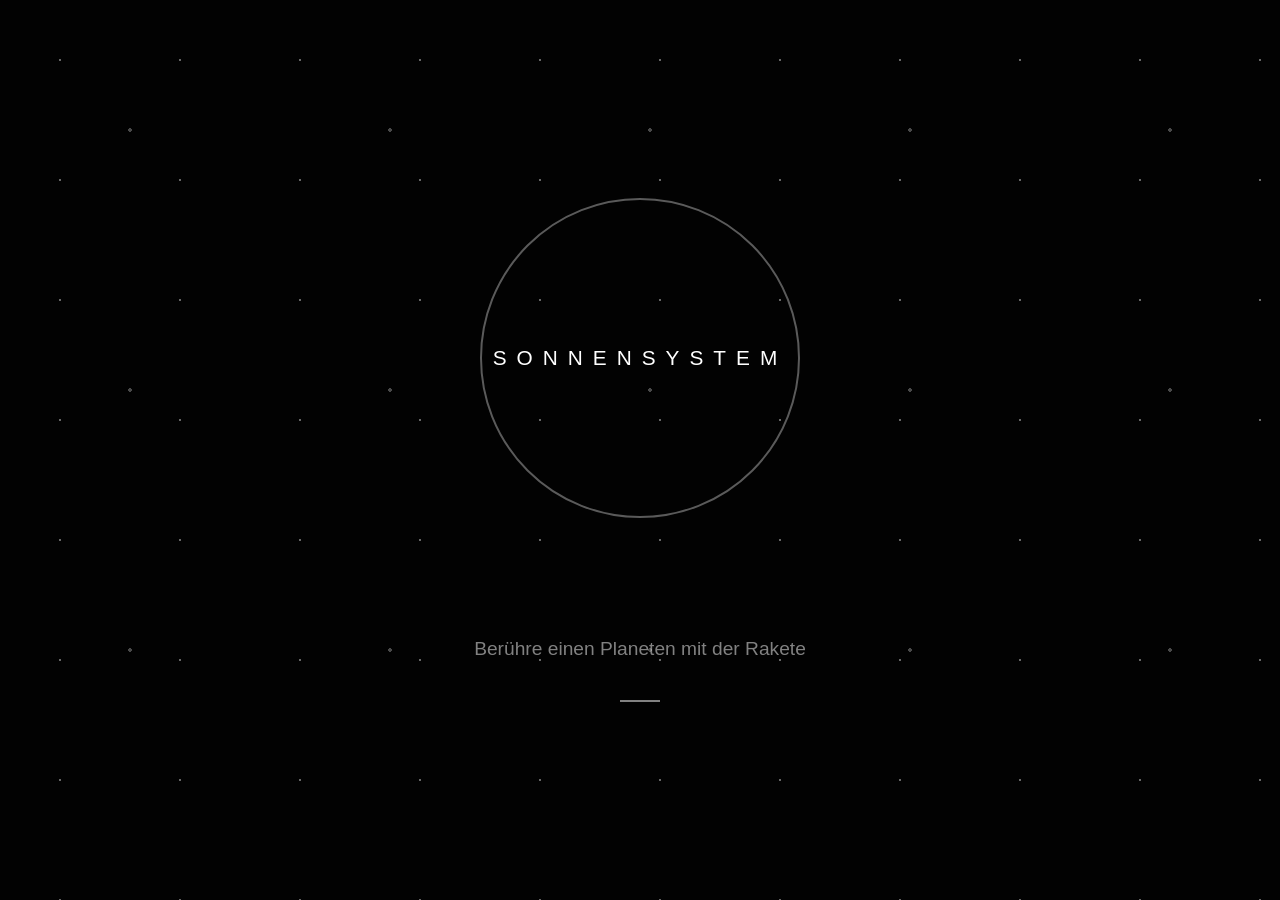
<file: Planetarium/index.html>
<!DOCTYPE html>
<html lang="de">

<head>
  <meta charset="UTF-8">
  <title>Sonnensystem</title>

  <link rel="stylesheet" href="index.css">
</head>

<body>

<div class="stars"></div>

<div class="loader-screen">

  <div class="circle">
    <h1>SONNENSYSTEM</h1>
  </div>

  <p class="subtitle">
    Berühre einen Planeten mit der Rakete
  </p>

  <div class="line"></div>

</div>

</body>
</html>
</file>
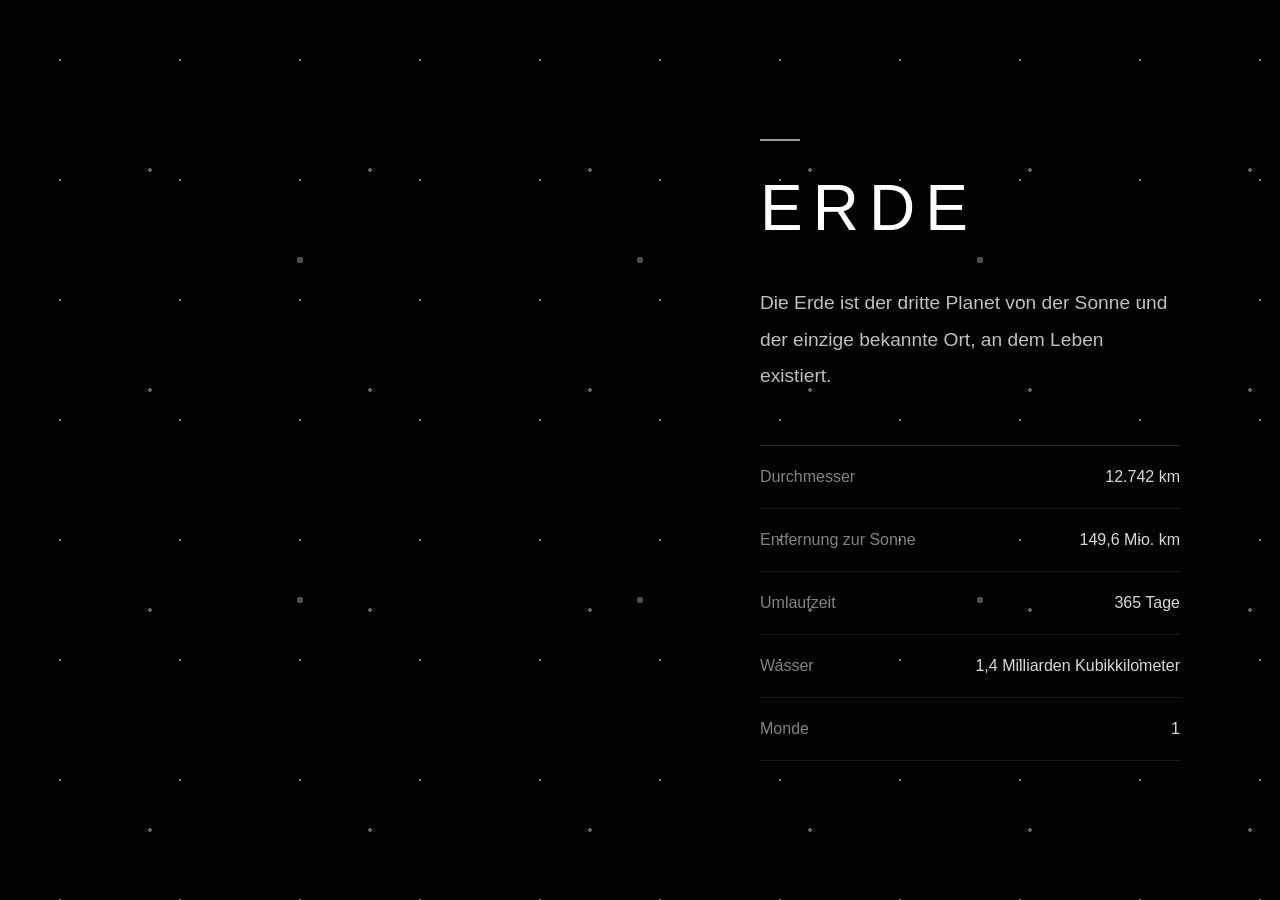
<file: Planetarium/erde.html>
<!DOCTYPE html>
<html lang="de">

<head>
  <meta charset="UTF-8">
  <meta name="viewport" content="width=device-width, initial-scale=1.0">
  <title>ERDE</title>

  <link rel="stylesheet" href="erde.css">
</head>
<script>
  setTimeout(function () {
    window.location.href = "weiterreise.html";
  }, 20000);
</script>
<body>

<div class="container">

  <div class="left">
    <div class="planet"></div>
  </div>

  <div class="right">


    <div class="line"></div>

    <h1>ERDE</h1>

    <p class="description">
      Die Erde ist der dritte Planet von der Sonne
      und der einzige bekannte Ort,
      an dem Leben existiert.
    </p>

    <div class="facts">

      <div class="fact">
        <span class="fact-title">Durchmesser</span>
        <span>12.742 km</span>
      </div>

      <div class="fact">
        <span class="fact-title">Entfernung zur Sonne</span>
        <span>149,6 Mio. km</span>
      </div>

      <div class="fact">
        <span class="fact-title">Umlaufzeit</span>
        <span>365 Tage</span>
      </div>
       </div>
       
      <div class="fact">
        <span class="fact-title">Wasser</span>
        <span>1,4 Milliarden Kubikkilometer</span>
      </div>

      <div class="fact">
        <span class="fact-title">Monde</span>
        <span>1</span>
     

    </div>


  </div>

</div>

</body>
</html>
</file>
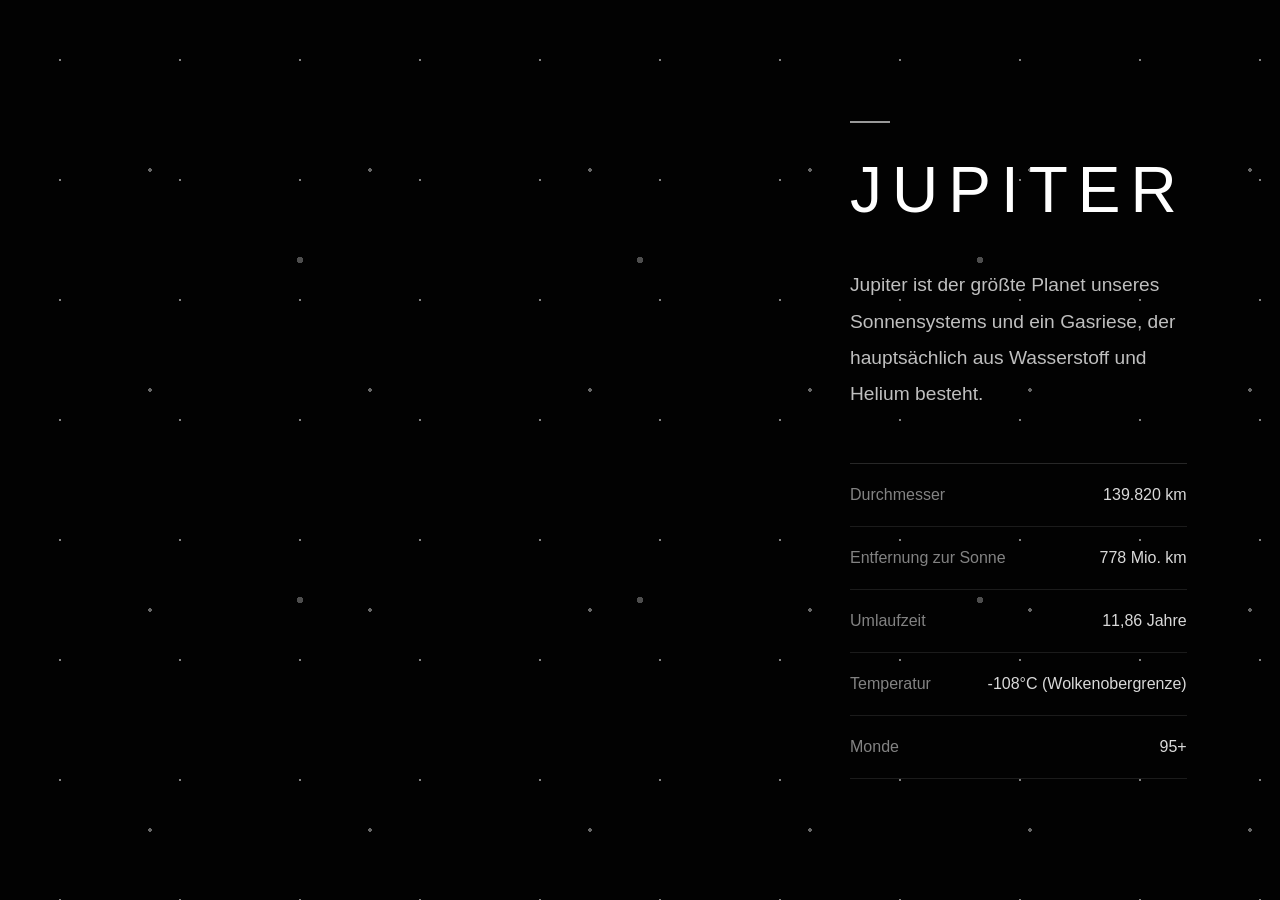
<file: Planetarium/jupiter.html>
<!DOCTYPE html>
<html lang="de">

<head>
  <meta charset="UTF-8">
    <meta name="viewport" content="width=device-width, initial-scale=1.0">
  <title>JUPITER</title>

  <link rel="stylesheet" href="jupiter.css">
</head>
<script>
  setTimeout(function () {
    window.location.href = "weiterreise.html";
  }, 20000);
</script>
<body>

<div class="container">

  <div class="left">
    <div class="planet"></div>
  </div>

  <div class="right">

    <div class="line"></div>

    <h1>JUPITER</h1>

    <p class="description">
      Jupiter ist der größte Planet unseres Sonnensystems
      und ein Gasriese, der hauptsächlich aus Wasserstoff und Helium besteht.
    </p>

    <div class="facts">

      <div class="fact">
        <span class="fact-title">Durchmesser</span>
        <span>139.820 km</span>
      </div>

      <div class="fact">
        <span class="fact-title">Entfernung zur Sonne</span>
        <span>778 Mio. km</span>
      </div>

      <div class="fact">
        <span class="fact-title">Umlaufzeit</span>
        <span>11,86 Jahre</span>
      </div>

      <div class="fact">
        <span class="fact-title">Temperatur</span>
        <span>-108°C (Wolkenobergrenze)</span>
      </div>

      <div class="fact">
        <span class="fact-title">Monde</span>
        <span>95+</span>
      </div>

    </div>

  </div>

</div>

</body>
</html>
</file>
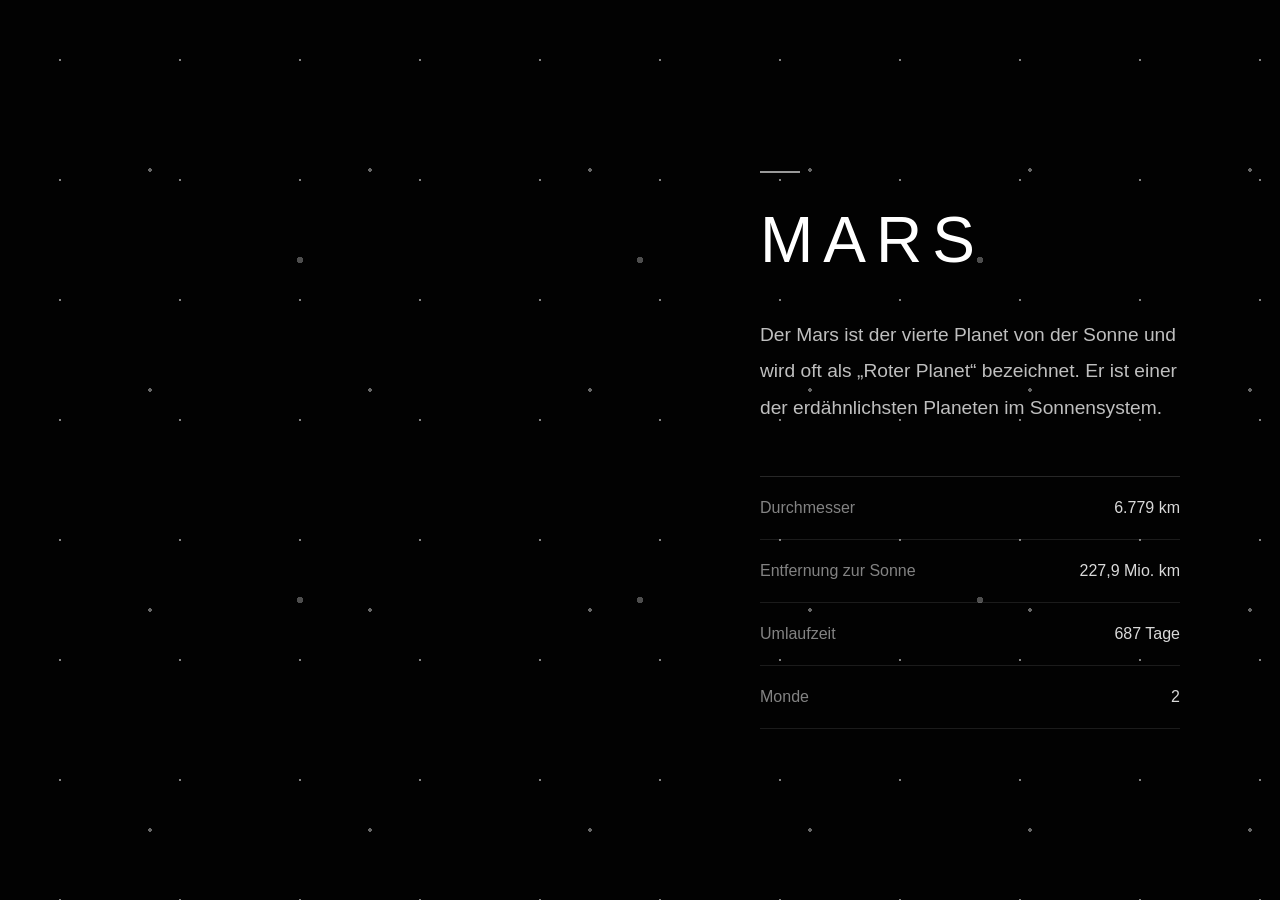
<file: Planetarium/mars.html>
<!DOCTYPE html>
<html lang="de">

<head>
  <meta charset="UTF-8">
    <meta name="viewport" content="width=device-width, initial-scale=1.0">
  <title>MARS</title>

  <link rel="stylesheet" href="mars.css">
</head>
<script>
  setTimeout(function () {
    window.location.href = "weiterreise.html";
  }, 20000);
</script>
<body>

<div class="container">

  <div class="left">
    <div class="planet"></div>
  </div>

  <div class="right">


    <div class="line"></div>

    <h1>MARS</h1>

    <p class="description">
       Der Mars ist der vierte Planet von der Sonne
      und wird oft als „Roter Planet“ bezeichnet.
      Er ist einer der erdähnlichsten Planeten im Sonnensystem.
    </p>

    <div class="facts">

      <div class="fact">
        <span class="fact-title">Durchmesser</span>
        <span>6.779 km</span>
      </div>

      <div class="fact">
        <span class="fact-title">Entfernung zur Sonne</span>
        <span>227,9 Mio. km</span>
      </div>

      <div class="fact">
        <span class="fact-title">Umlaufzeit</span>
        <span>687 Tage</span>
      </div>
       </div>

      <div class="fact">
        <span class="fact-title">Monde</span>
        <span>2</span>
     

    </div>


  </div>

</div>

</body>
</html>
</file>
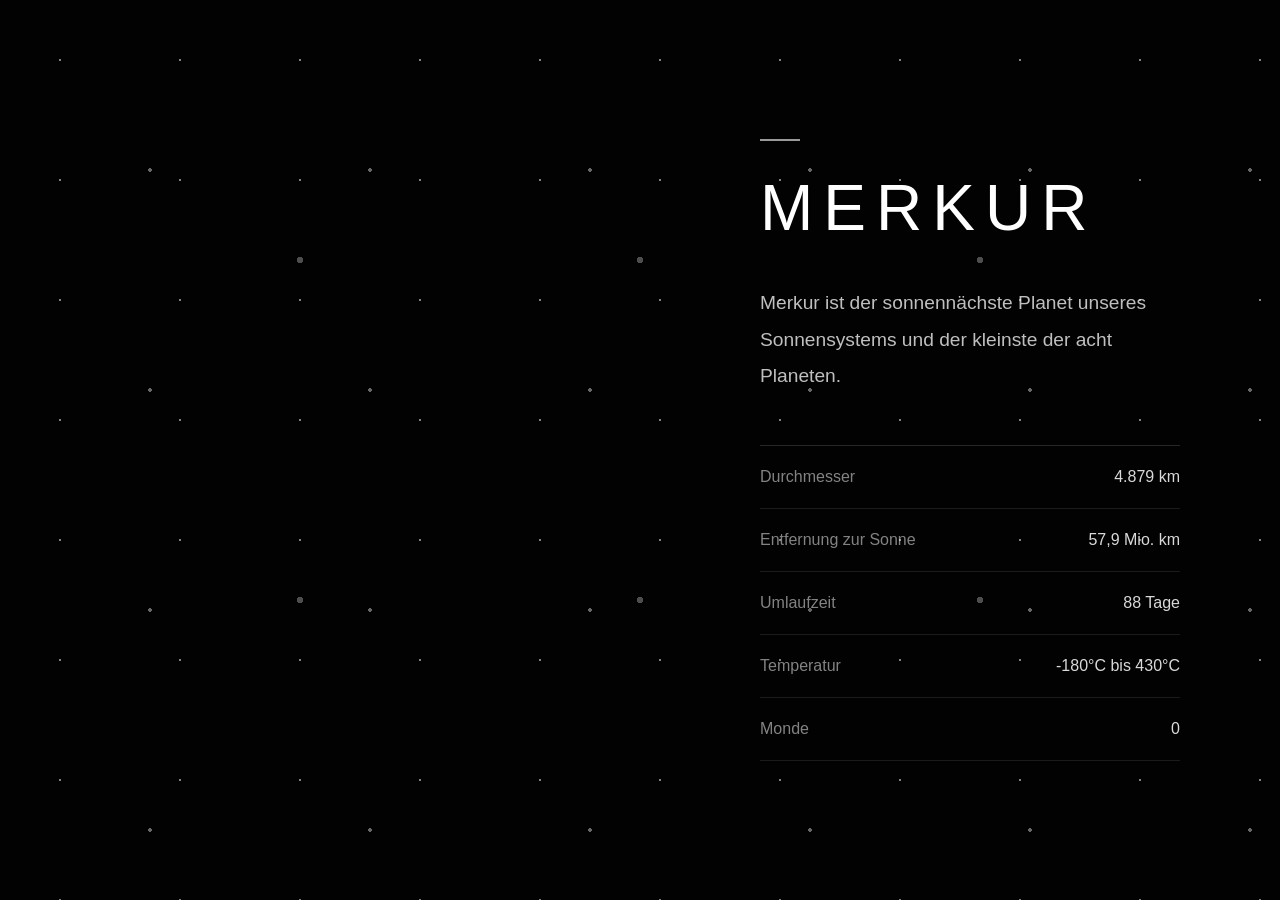
<file: Planetarium/merkur.html>
<!DOCTYPE html>
<html lang="de">

<head>
  <meta charset="UTF-8">
  <meta name="viewport" content="width=device-width, initial-scale=1.0">
  <title>MERKUR</title>

  <link rel="stylesheet" href="merkur.css">
</head>
<script>
  setTimeout(function () {
    window.location.href = "weiterreise.html";
  }, 20000);
</script>
<body>

<div class="container">

  <div class="left">
    <div class="planet"></div>
  </div>

  <div class="right">

    <div class="line"></div>

    <h1>MERKUR</h1>

    <p class="description">
      Merkur ist der sonnennächste Planet unseres Sonnensystems
      und der kleinste der acht Planeten.
    </p>

    <div class="facts">

      <div class="fact">
        <span class="fact-title">Durchmesser</span>
        <span>4.879 km</span>
      </div>

      <div class="fact">
        <span class="fact-title">Entfernung zur Sonne</span>
        <span>57,9 Mio. km</span>
      </div>

      <div class="fact">
        <span class="fact-title">Umlaufzeit</span>
        <span>88 Tage</span>
      </div>

      <div class="fact">
        <span class="fact-title">Temperatur</span>
        <span>-180°C bis 430°C</span>
      </div>

      <div class="fact">
        <span class="fact-title">Monde</span>
        <span>0</span>
      </div>

    </div>

  </div>

</div>

</body>
</html>
</file>
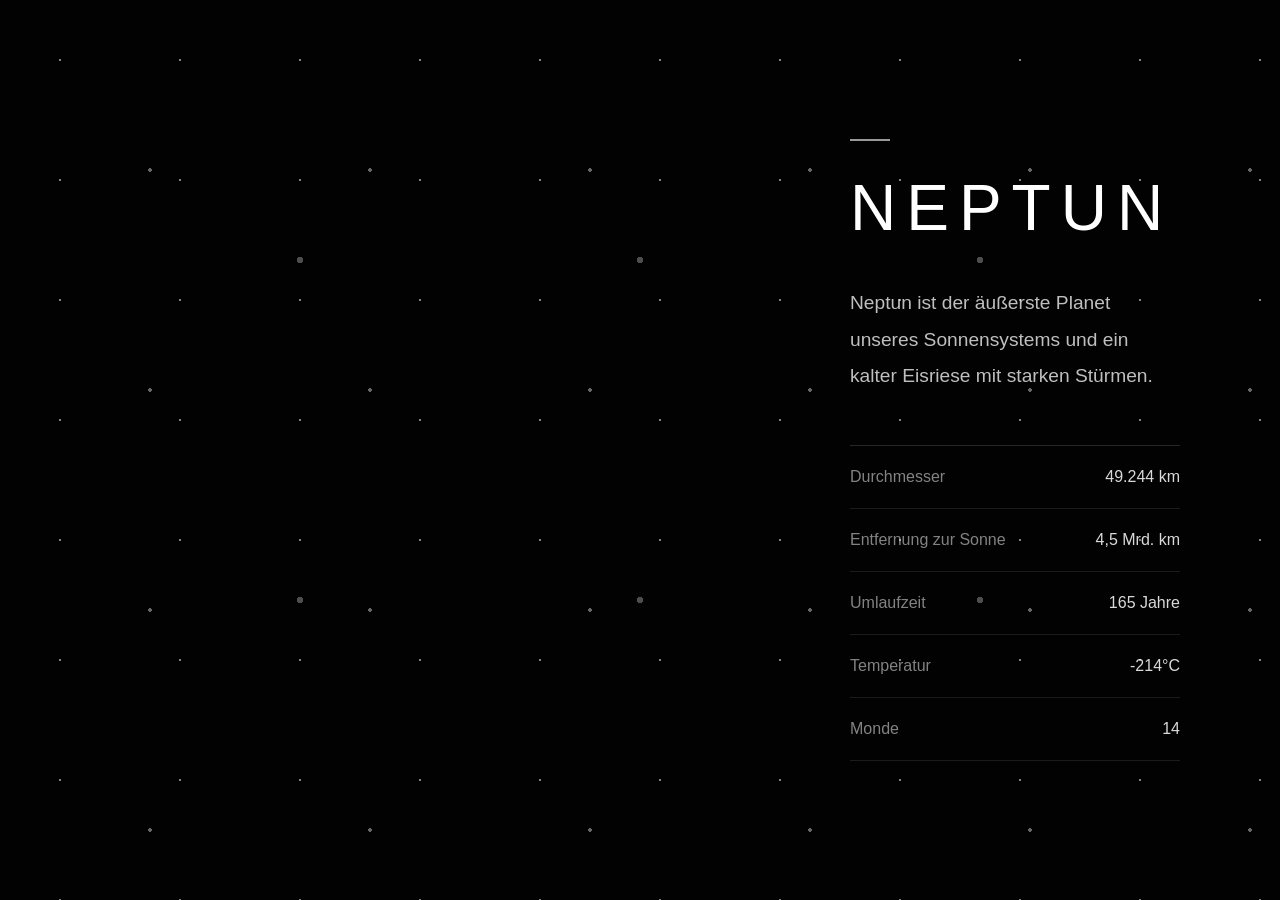
<file: Planetarium/neptun.html>
<!DOCTYPE html>
<html lang="de">

<head>
  <meta charset="UTF-8">
  <meta name="viewport" content="width=device-width, initial-scale=1.0">
  <title>NEPTUN</title>

  <link rel="stylesheet" href="neptun.css">
</head>
<script>
  setTimeout(function () {
    window.location.href = "weiterreise.html";
  }, 20000);
</script>
<body>

<div class="container">

  <div class="left">
    <div class="planet"></div>
  </div>

  <div class="right">

    <div class="line"></div>

    <h1>NEPTUN</h1>

    <p class="description">
      Neptun ist der äußerste Planet unseres Sonnensystems
      und ein kalter Eisriese mit starken Stürmen.
    </p>

    <div class="facts">

      <div class="fact">
        <span class="fact-title">Durchmesser</span>
        <span>49.244 km</span>
      </div>

      <div class="fact">
        <span class="fact-title">Entfernung zur Sonne</span>
        <span>4,5 Mrd. km</span>
      </div>

      <div class="fact">
        <span class="fact-title">Umlaufzeit</span>
        <span>165 Jahre</span>
      </div>

      <div class="fact">
        <span class="fact-title">Temperatur</span>
        <span>-214°C</span>
      </div>

      <div class="fact">
        <span class="fact-title">Monde</span>
        <span>14</span>
      </div>

    </div>

  </div>

</div>

</body>
</html>
</file>
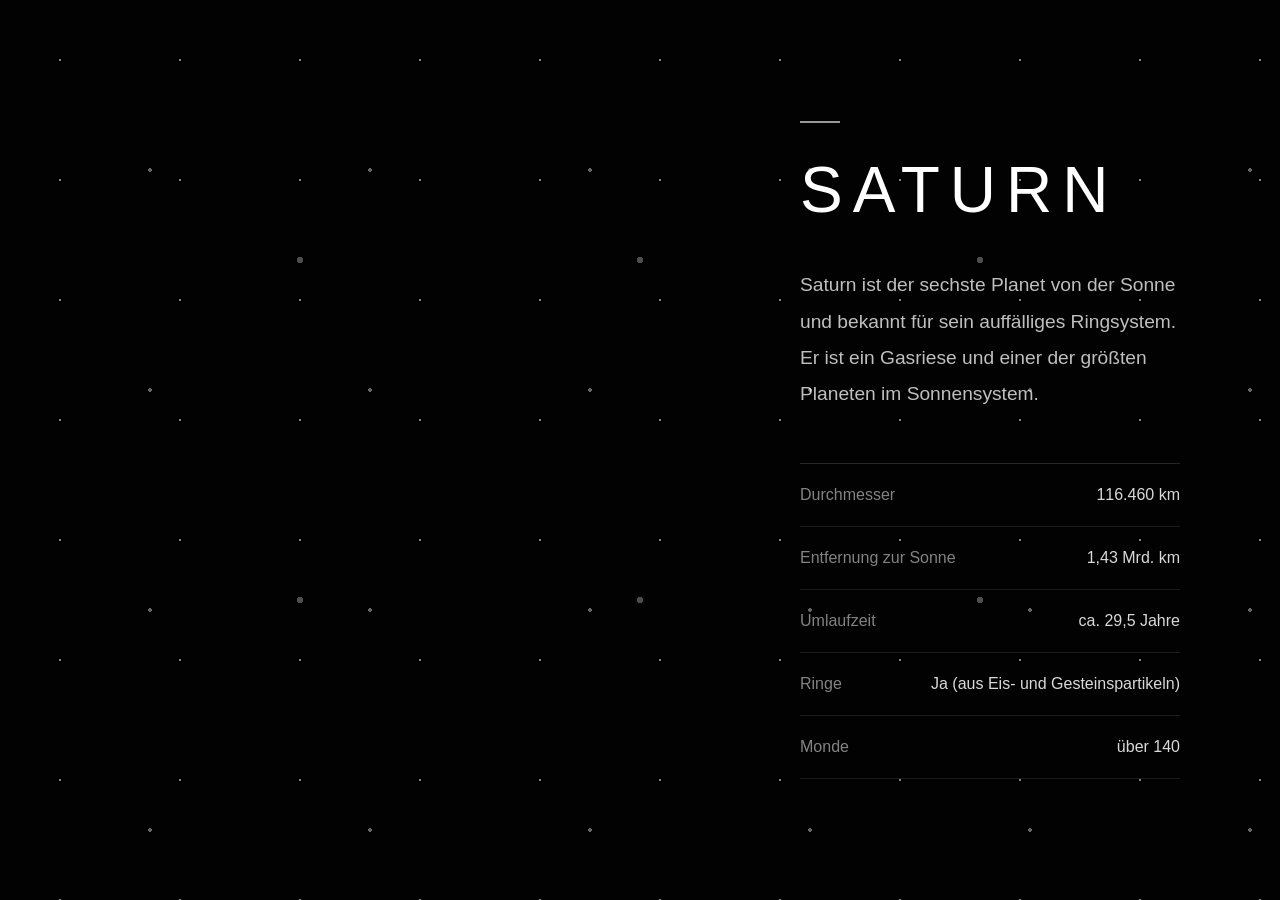
<file: Planetarium/saturn.html>
<!DOCTYPE html>
<html lang="de">

<head>
  <meta charset="UTF-8">
  <meta name="viewport" content="width=device-width, initial-scale=1.0">
  <title>SATURN</title>

  <link rel="stylesheet" href="saturn.css">
</head>
<script>
  setTimeout(function () {
    window.location.href = "weiterreise.html";
  }, 20000);
</script>
<body>

<div class="container">

  <div class="left">
    <div class="planet"></div>
  </div>

  <div class="right">

    <div class="line"></div>

    <h1>SATURN</h1>

    <p class="description">
      Saturn ist der sechste Planet von der Sonne
      und bekannt für sein auffälliges Ringsystem.
      Er ist ein Gasriese und einer der größten Planeten im Sonnensystem.
    </p>

    <div class="facts">

      <div class="fact">
        <span class="fact-title">Durchmesser</span>
        <span>116.460 km</span>
      </div>

      <div class="fact">
        <span class="fact-title">Entfernung zur Sonne</span>
        <span>1,43 Mrd. km</span>
      </div>

      <div class="fact">
        <span class="fact-title">Umlaufzeit</span>
        <span>ca. 29,5 Jahre</span>
      </div>

      <div class="fact">
        <span class="fact-title">Ringe</span>
        <span>Ja (aus Eis- und Gesteinspartikeln)</span>
      </div>

      <div class="fact">
        <span class="fact-title">Monde</span>
        <span>über 140</span>
      </div>

    </div>

  </div>

</div>

</body>
</html>
</file>
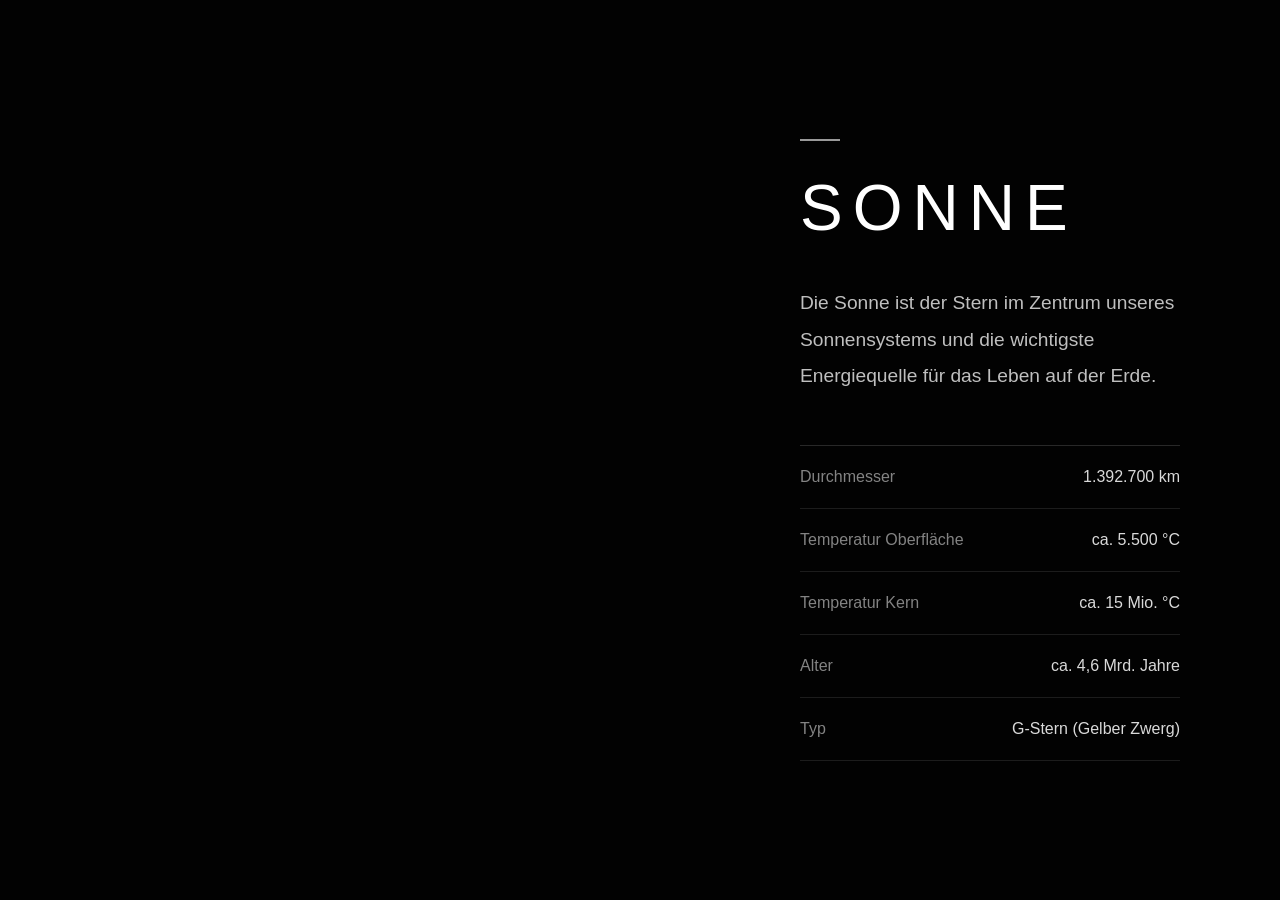
<file: Planetarium/sonne.html>
<!DOCTYPE html>
<html lang="de">

<head>
  <meta charset="UTF-8">
  <meta name="viewport" content="width=device-width, initial-scale=1.0">
  <title>SONNE</title>

  <link rel="stylesheet" href="sonne.css">
</head>
<script>
  setTimeout(function () {
    window.location.href = "weiterreise.html";
  }, 20000);
</script>
<body>

<div class="container">

  <div class="left">
    <div class="planet"></div>
  </div>

  <div class="right">

    <div class="line"></div>

    <h1>SONNE</h1>

    <p class="description">
      Die Sonne ist der Stern im Zentrum unseres Sonnensystems
      und die wichtigste Energiequelle für das Leben auf der Erde.
    </p>

    <div class="facts">

      <div class="fact">
        <span class="fact-title">Durchmesser</span>
        <span>1.392.700 km</span>
      </div>

      <div class="fact">
        <span class="fact-title">Temperatur Oberfläche</span>
        <span>ca. 5.500 °C</span>
      </div>

      <div class="fact">
        <span class="fact-title">Temperatur Kern</span>
        <span>ca. 15 Mio. °C</span>
      </div>

      <div class="fact">
        <span class="fact-title">Alter</span>
        <span>ca. 4,6 Mrd. Jahre</span>
      </div>

      <div class="fact">
        <span class="fact-title">Typ</span>
        <span>G-Stern (Gelber Zwerg)</span>
      </div>

    </div>

  </div>

</div>

</body>
</html>
</file>
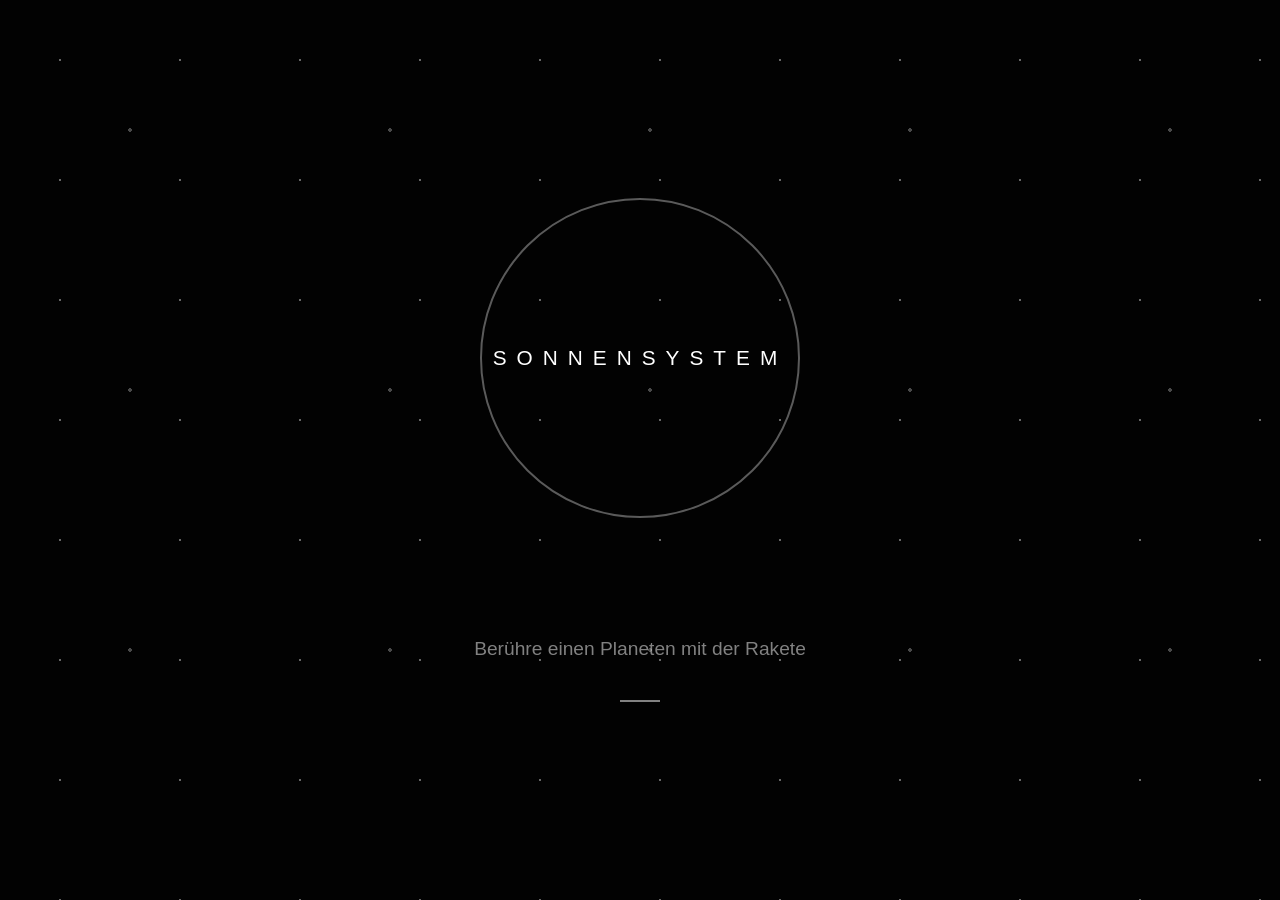
<file: Planetarium/startladebildschirm.html>
<!DOCTYPE html>
<html lang="de">

<head>
  <meta charset="UTF-8">
  <title>Sonnensystem</title>

  <link rel="stylesheet" href="startladebildschirm.css">
</head>

<body>

<div class="stars"></div>

<div class="loader-screen">

  <div class="circle">
    <h1>SONNENSYSTEM</h1>
  </div>

  <p class="subtitle">
    Berühre einen Planeten mit der Rakete
  </p>

  <div class="line"></div>

</div>

</body>
</html>
</file>
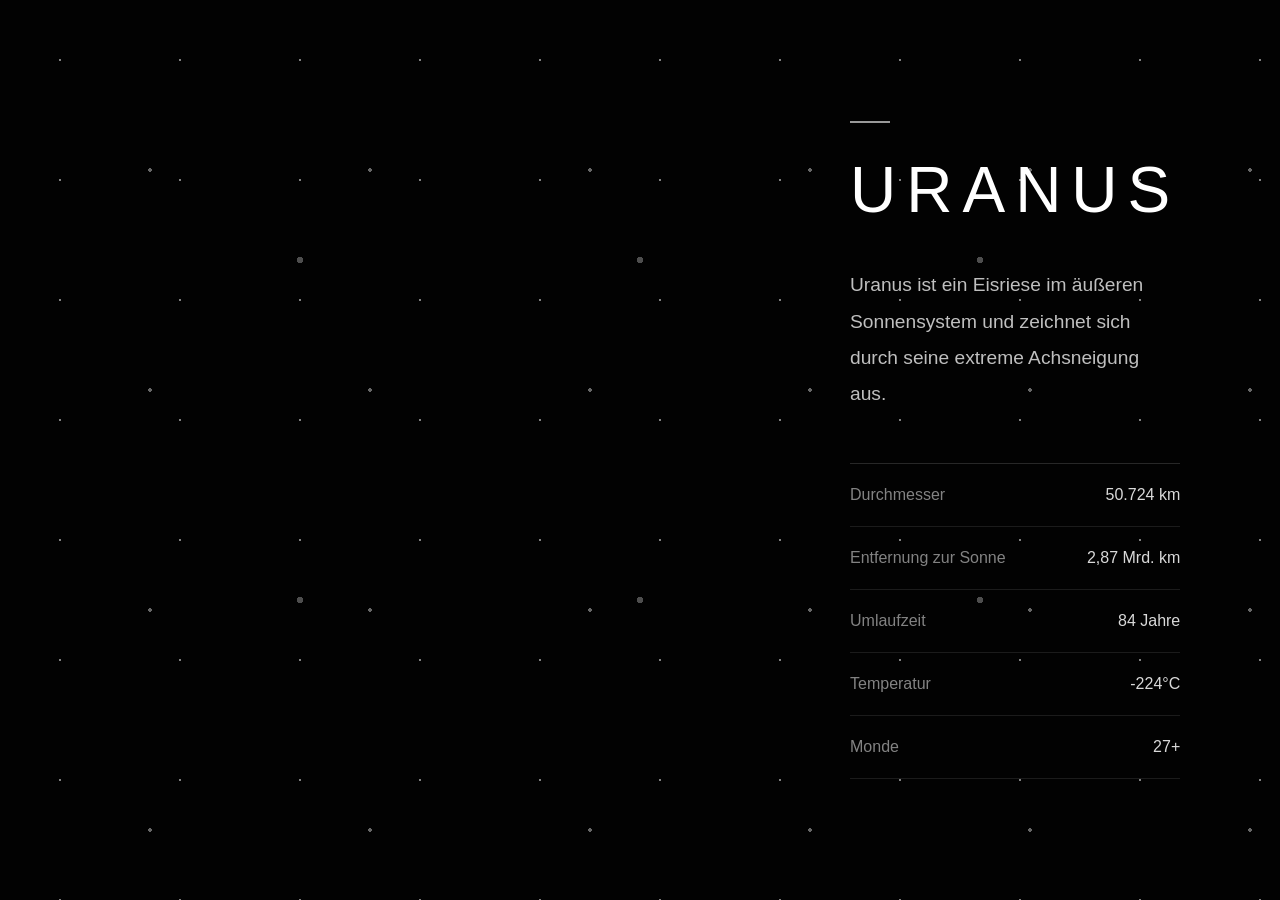
<file: Planetarium/uranus.html>
<!DOCTYPE html>
<html lang="de">

<head>
  <meta charset="UTF-8">
  <meta name="viewport" content="width=device-width, initial-scale=1.0">
  <title>URANUS</title>

  <link rel="stylesheet" href="uranus.css">
</head>
<script>
  setTimeout(function () {
    window.location.href = "weiterreise.html";
  }, 20000);
</script>
<body>

<div class="container">

  <div class="left">
    <div class="planet"></div>
  </div>

  <div class="right">

    <div class="line"></div>

    <h1>URANUS</h1>

    <p class="description">
      Uranus ist ein Eisriese im äußeren Sonnensystem
      und zeichnet sich durch seine extreme Achsneigung aus.
    </p>

    <div class="facts">

      <div class="fact">
        <span class="fact-title">Durchmesser</span>
        <span>50.724 km</span>
      </div>

      <div class="fact">
        <span class="fact-title">Entfernung zur Sonne</span>
        <span>2,87 Mrd. km</span>
      </div>

      <div class="fact">
        <span class="fact-title">Umlaufzeit</span>
        <span>84 Jahre</span>
      </div>

      <div class="fact">
        <span class="fact-title">Temperatur</span>
        <span>-224°C</span>
      </div>

      <div class="fact">
        <span class="fact-title">Monde</span>
        <span>27+</span>
      </div>

    </div>

  </div>

</div>

</body>
</html>
</file>
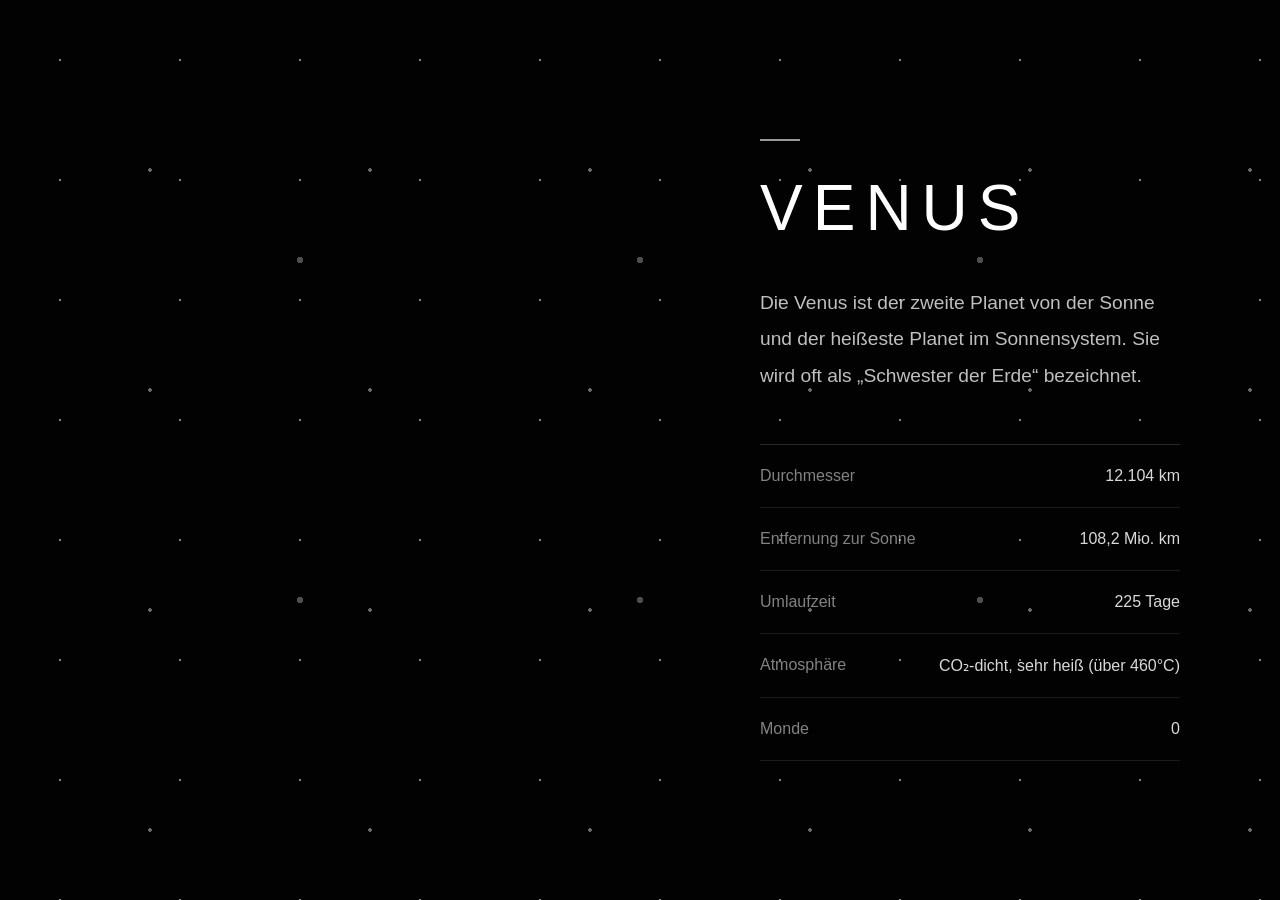
<file: Planetarium/venus.html>
<!DOCTYPE html>
<html lang="de">

<head>
  <meta charset="UTF-8">
  <meta name="viewport" content="width=device-width, initial-scale=1.0">
  <title>VENUS</title>

  <link rel="stylesheet" href="venus.css">
</head>
<script>
  setTimeout(function () {
    window.location.href = "weiterreise.html";
  }, 20000);
</script>
<body>

<div class="container">

  <div class="left">
    <div class="planet"></div>
  </div>

  <div class="right">

    <div class="line"></div>

    <h1>VENUS</h1>

    <p class="description">
      Die Venus ist der zweite Planet von der Sonne
      und der heißeste Planet im Sonnensystem.
      Sie wird oft als „Schwester der Erde“ bezeichnet.
    </p>

    <div class="facts">

      <div class="fact">
        <span class="fact-title">Durchmesser</span>
        <span>12.104 km</span>
      </div>

      <div class="fact">
        <span class="fact-title">Entfernung zur Sonne</span>
        <span>108,2 Mio. km</span>
      </div>

      <div class="fact">
        <span class="fact-title">Umlaufzeit</span>
        <span>225 Tage</span>
      </div>

      <div class="fact">
        <span class="fact-title">Atmosphäre</span>
        <span>CO₂-dicht, sehr heiß (über 460°C)</span>
      </div>

      <div class="fact">
        <span class="fact-title">Monde</span>
        <span>0</span>
      </div>

    </div>

  </div>

</div>

</body>
</html>
</file>
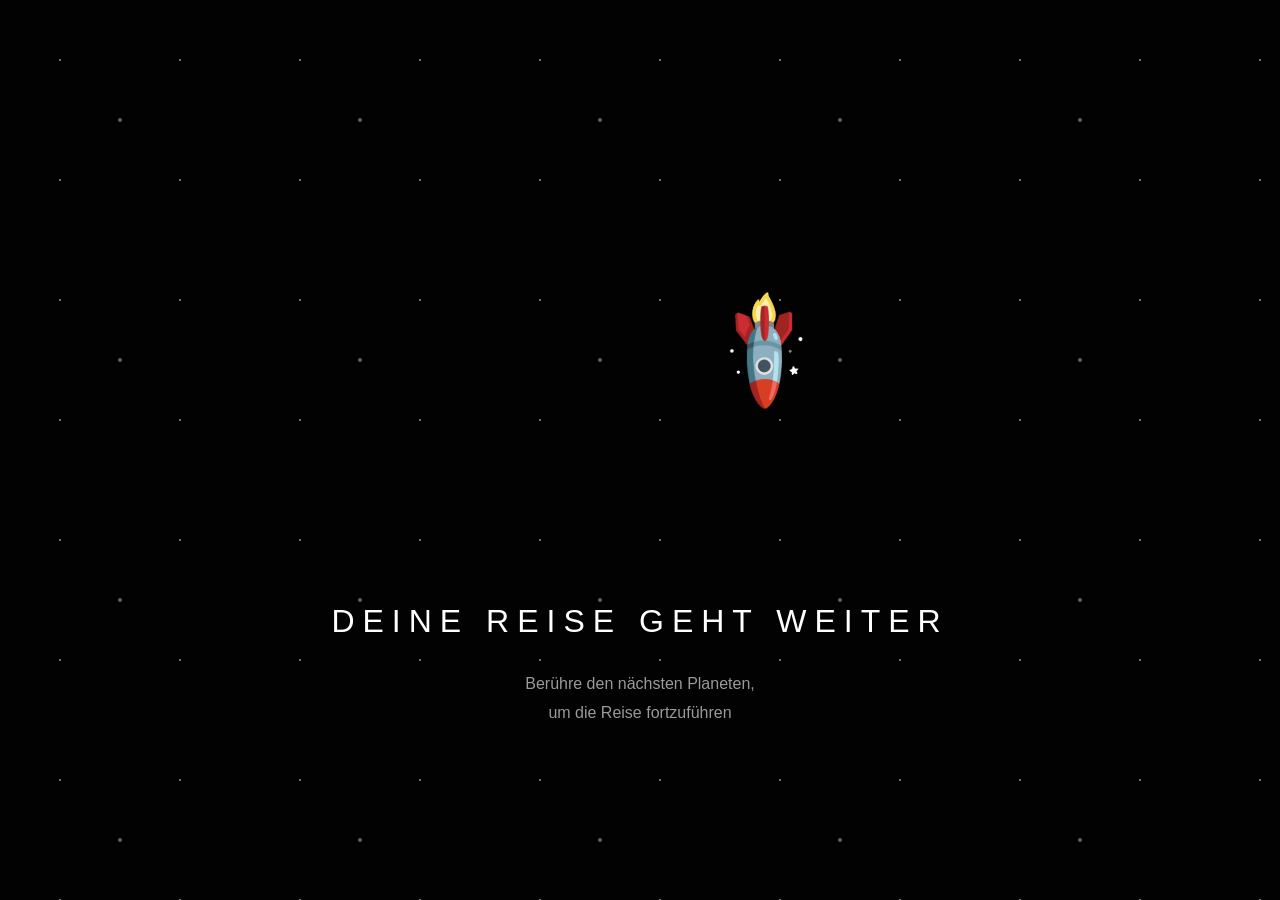
<file: Planetarium/weiterreise.html>
<!DOCTYPE html>
<html lang="de">

<head>
  <meta charset="UTF-8">
  <title>Reise geht weiter</title>

  <link rel="stylesheet" href="weiterreise.css">
</head>

<body>

<div class="space">

  <div class="rocket-orbit">
  <div class="rocket">🚀</div>
</div>

  <div class="text">

    <h1>DEINE REISE GEHT WEITER</h1>

    <p>
      Berühre den nächsten Planeten,<br>
      um die Reise fortzuführen
    </p>

  </div>

</div>

</body>
</html>
</file>
<file: Planetarium/index.css>
* {
  margin: 0;
  padding: 0;
  box-sizing: border-box;
}

body {
  background: #020202;
  overflow: hidden;
  font-family: "Helvetica Neue", Arial, sans-serif;
  color: white;
}

/* 🌌 Sterne */
.stars {
  position: fixed;
  inset: 0;

  background-image:
    radial-gradient(white 1px, transparent 1px),
    radial-gradient(rgba(255,255,255,0.7) 2px, transparent 2px);

  background-size:
    120px 120px,
    260px 260px;

  opacity: 0.4;

}

/* Zentrierung */
.loader-screen {
  width: 100vw;
  height: 100vh;

  display: flex;
  flex-direction: column;

  justify-content: center;
  align-items: center;

  position: relative;
  z-index: 2;
}

/* Kreis */
.circle {
  width: 320px;
  height: 320px;

  border-radius: 50%;
  border: 2px solid rgba(255,255,255,0.35);

  display: flex;
  justify-content: center;
  align-items: center;

  margin-bottom: 120px;

  animation:
    pulseCircle 4s ease-in-out infinite;
}

/* Titel */
.circle h1 {
  letter-spacing: 10px;
  font-weight: 300;
  font-size: 1.3rem;
}

/* Untertitel */
.subtitle {
  opacity: 0.5;
  font-size: 1.2rem;

  margin-bottom: 40px;
}

/* Linie */
.line {
  width: 40px;
  height: 2px;

  background: rgba(255,255,255,0.5);
}

/* Sterne Bewegung */
@keyframes starsMove {

  from {
    transform: translateY(0);
  }

  to {
    transform: translateY(300px);
  }
}

/* Kreis Puls */
@keyframes pulseCircle {

  0% {
    transform: scale(1);
    opacity: 0.7;
  }

  50% {
    transform: scale(1.03);
    opacity: 1;
  }

  100% {
    transform: scale(1);
    opacity: 0.7;
  }
}
</file>
<file: Planetarium/erde.css>
* {
  margin: 0;
  padding: 0;
  box-sizing: border-box;
}

body {
    
  background: #020202;
  color: white;
  font-family: "Helvetica Neue", Arial, sans-serif;
  overflow: hidden;
  
  position: relative;
}

/* 🌌 Sterne Hintergrund */
body::before {
  content: "";

  position: fixed;
  inset: 0;

  background-image:

    /* Kleine Sterne */
    radial-gradient(white 1px, transparent 1px),

    /* Mittlere Sterne */
    radial-gradient(rgba(255,255,255,0.8) 2px, transparent 2px),

    /* Große Sterne */
    radial-gradient(rgba(255,255,255,0.6) 3px, transparent 3px);

  background-size:
    120px 120px,
    220px 220px,
    340px 340px;

  background-position:
    0 0,
    40px 60px,
    130px 90px;

  opacity: 0.5;

  z-index: -1;

  animation:
    starsGlow 5s ease-in-out infinite;
}

/* Gesamtlayout */
.container {
  display: flex;
  justify-content: space-between;
  align-items: center;

  width: 100vw;
  height: 100vh;

  padding: 80px 100px;
}

/* Linke Seite */
.left {
  flex: 1;

  display: flex;
  justify-content: center;
  align-items: center;
}

/* 🌍 Planet */
.planet {
  width: 650px;
  height: 650px;

  border-radius: 100%;

  background-image: url("https://nationalgeographic.de/wp-content/uploads/2025/06/01bluemarbleearth.ngsversion.1437508801010.jpg");
  background-size: cover;
  background-position: center;


 

  animation:
    float 7s ease-in-out infinite,
    glowPulse 5s ease-in-out infinite;
}


/* Rechte Infoseite */
.right {
  width: 420px;
}


/* Dünne Linie */
.line {
  width: 40px;
  height: 2px;
  background: rgba(255,255,255,0.6);

  margin-bottom: 30px;
}

/* Titel */
h1 {
  font-size: 4rem;
  font-weight: 300;

  letter-spacing: 10px;

  margin-bottom: 40px;
}

/* Beschreibung */
.description {
  color: rgba(255,255,255,0.75);

  font-size: 1.2rem;
  line-height: 1.9;

  margin-bottom: 50px;
}

/* Fakten */
.facts {
  border-top: 1px solid rgba(255,255,255,0.15);
}

.fact {
  display: flex;
  justify-content: space-between;

  padding: 22px 0;

  border-bottom: 1px solid rgba(255,255,255,0.1);

  color: rgba(255,255,255,0.85);
}

.fact-title {
  opacity: 0.6;
}


/* 🌍 Schwebebewegung */
@keyframes float {

  0% {
    transform: translateY(0px);
  }

  50% {
    transform: translateY(-12px);
  }

  100% {
    transform: translateY(0px);
  }
}


/* 🌌 Sterne Bewegung */
@keyframes starsMove {

  from {
    transform: translateY(0);
  }

  to {
    transform: translateY(300px);
  }
}

/* ✨ Sterne Funkeln */
@keyframes starsGlow {

  0% {
    opacity: 0.35;
  }

  50% {
    opacity: 0.65;
  }

  100% {
    opacity: 0.35;
  }
}
/* 📱 Handy-Ansicht */
@media (max-width: 700px) {

  body {
    overflow-y: auto;
    overflow-x: hidden;
  }

  .container {
    flex-direction: column;
    justify-content: flex-start;
    align-items: center;

    width: 100%;
    height: auto;
    min-height: 100vh;

    padding: 30px 20px 40px;
    text-align: center;
  }

  .left {
    width: 100%;
    flex: none;
  }

.planet {
    width: min(45vw, 220px);
    height: min(45vw, 220px);
    margin-bottom: 35px;
}

  .right {
    width: 100%;
    max-width: 420px;
  }

  .line {
    margin: 0 auto 30px;
  }

 h1 {
    font-size: 2rem;
    letter-spacing: 4px;
  }

  .description {
    font-size: 0.9rem;
    line-height: 1.6;
  }

  .fact {
    font-size: 0.85rem;
  }

}
</file>
<file: Planetarium/jupiter.css>
* {
  margin: 0;
  padding: 0;
  box-sizing: border-box;
}

body {
  background: #020202;
  color: white;
  font-family: "Helvetica Neue", Arial, sans-serif;
  overflow: hidden;
}
/* 🌌 Sterne Hintergrund */
body::before {
  content: "";

  position: fixed;
  inset: 0;

  background-image:

    /* Kleine Sterne */
    radial-gradient(white 1px, transparent 1px),

    /* Mittlere Sterne */
    radial-gradient(rgba(255,255,255,0.8) 2px, transparent 2px),

    /* Große Sterne */
    radial-gradient(rgba(255,255,255,0.6) 3px, transparent 3px);

  background-size:
    120px 120px,
    220px 220px,
    340px 340px;

  background-position:
    0 0,
    40px 60px,
    130px 90px;

  opacity: 0.5;

  z-index: -1;

  animation:
    starsGlow 5s ease-in-out infinite;
}

/* Gesamtlayout */
.container {
  display: flex;
  justify-content: space-between;
  align-items: center;

  width: 100vw;
  height: 100vh;

  padding: 80px 100px;
}

/* Linke Seite */
.left {
  flex: 1;

  display: flex;
  justify-content: center;
  align-items: center;
}

/* Erde */
.planet {
  width: 750px;
  height: 750px;

  border-radius: 50%;

  background-image: url("https://upload.wikimedia.org/wikipedia/commons/b/bb/Jupiter_OPAL_2024_%28cropped%29.png");
  background-size: cover;
  background-position: center;


  animation: float 8s ease-in-out infinite;
}

/* Rechte Infoseite */
.right {
  width: 420px;
}

/* Kleine obere Zahl */
.counter {
  color: rgba(255,255,255,0.5);
  letter-spacing: 4px;
  font-size: 0.8rem;

  margin-bottom: 40px;
}

/* Dünne Linie */
.line {
  width: 40px;
  height: 2px;
  background: rgba(255,255,255,0.6);

  margin-bottom: 30px;
}

/* Titel */
h1 {
  font-size: 4rem;
  font-weight: 300;

  letter-spacing: 10px;

  margin-bottom: 40px;
}

/* Beschreibung */
.description {
  color: rgba(255,255,255,0.75);

  font-size: 1.2rem;
  line-height: 1.9;

  margin-bottom: 50px;
}

/* Fakten */
.facts {
  border-top: 1px solid rgba(255,255,255,0.15);
}

.fact {
  display: flex;
  justify-content: space-between;

  padding: 22px 0;

  border-bottom: 1px solid rgba(255,255,255,0.1);

  color: rgba(255,255,255,0.85);
}

.fact-title {
  opacity: 0.6;
}

/* Mehr entdecken */
.more {
  margin-top: 60px;

  letter-spacing: 4px;
  font-size: 0.8rem;

  opacity: 0.7;
}

/* Schwebebewegung */
@keyframes float {

  0% {
    transform: translateY(0px);
  }

  50% {
    transform: translateY(-12px);
  }

  100% {
    transform: translateY(0px);
  }
}


/* 📱 Handy-Ansicht */
@media (max-width: 700px) {

  body {
    overflow-y: auto;
    overflow-x: hidden;
  }

  .container {
    flex-direction: column;
    justify-content: flex-start;
    align-items: center;

    width: 100%;
    height: auto;
    min-height: 100vh;

    padding: 30px 20px 40px;
    text-align: center;
  }

  .left {
    width: 100%;
    flex: none;
  }

.planet {
    width: min(45vw, 220px);
    height: min(45vw, 220px);
    margin-bottom: 35px;
}

  .right {
    width: 100%;
    max-width: 420px;
  }

  .line {
    margin: 0 auto 30px;
  }

 h1 {
    font-size: 2rem;
    letter-spacing: 4px;
  }

  .description {
    font-size: 0.9rem;
    line-height: 1.6;
  }

  .fact {
    font-size: 0.85rem;
  }

}
</file>
<file: Planetarium/mars.css>
* {
  margin: 0;
  padding: 0;
  box-sizing: border-box;
}

body {
  background: #020202;
  color: white;
  font-family: "Helvetica Neue", Arial, sans-serif;
  overflow: hidden;
}
/* 🌌 Sterne Hintergrund */
body::before {
  content: "";

  position: fixed;
  inset: 0;

  background-image:

    /* Kleine Sterne */
    radial-gradient(white 1px, transparent 1px),

    /* Mittlere Sterne */
    radial-gradient(rgba(255,255,255,0.8) 2px, transparent 2px),

    /* Große Sterne */
    radial-gradient(rgba(255,255,255,0.6) 3px, transparent 3px);

  background-size:
    120px 120px,
    220px 220px,
    340px 340px;

  background-position:
    0 0,
    40px 60px,
    130px 90px;

  opacity: 0.5;

  z-index: -1;

  animation:
    starsGlow 5s ease-in-out infinite;
}
/* Gesamtlayout */
.container {
  display: flex;
  justify-content: space-between;
  align-items: center;

  width: 100vw;
  height: 100vh;

  padding: 80px 100px;
}

/* Linke Seite */
.left {
  flex: 1;

  display: flex;
  justify-content: center;
  align-items: center;
}

/* Erde */
.planet {
  width: 500px;
  height: 500px;

  border-radius: 50%;

  background-image: url("https://www.komar.de/media/catalog/product/cache/4/image/9df78eab33525d08d6e5fb8d27136e95/import/api-v1.1-file-public-files-pim-assets-97-ad-84-62-6284ad972eff292d45ce1a2e-images-f4-5b-ba-65-65ba5bf45b4bee91324c951c-d1-018-p.jpg");
  background-size: cover;
  background-position: center;


  animation: float 8s ease-in-out infinite;
}

/* Rechte Infoseite */
.right {
  width: 420px;
}

/* Kleine obere Zahl */
.counter {
  color: rgba(255,255,255,0.5);
  letter-spacing: 4px;
  font-size: 0.8rem;

  margin-bottom: 40px;
}

/* Dünne Linie */
.line {
  width: 40px;
  height: 2px;
  background: rgba(255,255,255,0.6);

  margin-bottom: 30px;
}

/* Titel */
h1 {
  font-size: 4rem;
  font-weight: 300;

  letter-spacing: 10px;

  margin-bottom: 40px;
}

/* Beschreibung */
.description {
  color: rgba(255,255,255,0.75);

  font-size: 1.2rem;
  line-height: 1.9;

  margin-bottom: 50px;
}

/* Fakten */
.facts {
  border-top: 1px solid rgba(255,255,255,0.15);
}

.fact {
  display: flex;
  justify-content: space-between;

  padding: 22px 0;

  border-bottom: 1px solid rgba(255,255,255,0.1);

  color: rgba(255,255,255,0.85);
}

.fact-title {
  opacity: 0.6;
}

/* Mehr entdecken */
.more {
  margin-top: 60px;

  letter-spacing: 4px;
  font-size: 0.8rem;

  opacity: 0.7;
}

/* Schwebebewegung */
@keyframes float {

  0% {
    transform: translateY(0px);
  }

  50% {
    transform: translateY(-12px);
  }

  100% {
    transform: translateY(0px);
  }
}

/* 📱 Handy-Ansicht */
@media (max-width: 700px) {

  body {
    overflow-y: auto;
    overflow-x: hidden;
  }

  .container {
    flex-direction: column;
    justify-content: flex-start;
    align-items: center;

    width: 100%;
    height: auto;
    min-height: 100vh;

    padding: 30px 20px 40px;
    text-align: center;
  }

  .left {
    width: 100%;
    flex: none;
  }

.planet {
    width: min(45vw, 220px);
    height: min(45vw, 220px);
    margin-bottom: 35px;
}

  .right {
    width: 100%;
    max-width: 420px;
  }

  .line {
    margin: 0 auto 30px;
  }

 h1 {
    font-size: 2rem;
    letter-spacing: 4px;
  }

  .description {
    font-size: 0.9rem;
    line-height: 1.6;
  }

  .fact {
    font-size: 0.85rem;
  }

}
</file>
<file: Planetarium/merkur.css>
* {
  margin: 0;
  padding: 0;
  box-sizing: border-box;
}

body {
  background: #020202;
  color: white;
  font-family: "Helvetica Neue", Arial, sans-serif;
  overflow: hidden;
}
/* 🌌 Sterne Hintergrund */
body::before {
  content: "";

  position: fixed;
  inset: 0;

  background-image:

    /* Kleine Sterne */
    radial-gradient(white 1px, transparent 1px),

    /* Mittlere Sterne */
    radial-gradient(rgba(255,255,255,0.8) 2px, transparent 2px),

    /* Große Sterne */
    radial-gradient(rgba(255,255,255,0.6) 3px, transparent 3px);

  background-size:
    120px 120px,
    220px 220px,
    340px 340px;

  background-position:
    0 0,
    40px 60px,
    130px 90px;

  opacity: 0.5;

  z-index: -1;

  animation:
    starsGlow 5s ease-in-out infinite;
}

/* Gesamtlayout */
.container {
  display: flex;
  justify-content: space-between;
  align-items: center;

  width: 100vw;
  height: 100vh;

  padding: 80px 100px;
}

/* Linke Seite */
.left {
  flex: 1;

  display: flex;
  justify-content: center;
  align-items: center;
}

/* Erde */
.planet {
  width: 400px;
  height: 400px;

  border-radius: 50%;

 background-image: url("https://commons.wikimedia.org/wiki/Special:Redirect/file/Transparent_Mercury.png");
  background-size: cover;
  background-position: center;


  animation: float 8s ease-in-out infinite;
}

/* Rechte Infoseite */
.right {
  width: 420px;
}

/* Kleine obere Zahl */
.counter {
  color: rgba(255,255,255,0.5);
  letter-spacing: 4px;
  font-size: 0.8rem;

  margin-bottom: 40px;
}

/* Dünne Linie */
.line {
  width: 40px;
  height: 2px;
  background: rgba(255,255,255,0.6);

  margin-bottom: 30px;
}

/* Titel */
h1 {
  font-size: 4rem;
  font-weight: 300;

  letter-spacing: 10px;

  margin-bottom: 40px;
}

/* Beschreibung */
.description {
  color: rgba(255,255,255,0.75);

  font-size: 1.2rem;
  line-height: 1.9;

  margin-bottom: 50px;
}

/* Fakten */
.facts {
  border-top: 1px solid rgba(255,255,255,0.15);
}

.fact {
  display: flex;
  justify-content: space-between;

  padding: 22px 0;

  border-bottom: 1px solid rgba(255,255,255,0.1);

  color: rgba(255,255,255,0.85);
}

.fact-title {
  opacity: 0.6;
}

/* Mehr entdecken */
.more {
  margin-top: 60px;

  letter-spacing: 4px;
  font-size: 0.8rem;

  opacity: 0.7;
}

/* Schwebebewegung */
@keyframes float {

  0% {
    transform: translateY(0px);
  }

  50% {
    transform: translateY(-12px);
  }

  100% {
    transform: translateY(0px);
  }
}

/* 📱 Handy-Ansicht */
@media (max-width: 700px) {

  body {
    overflow-y: auto;
    overflow-x: hidden;
  }

  .container {
    flex-direction: column;
    justify-content: flex-start;
    align-items: center;

    width: 100%;
    height: auto;
    min-height: 100vh;

    padding: 30px 20px 40px;
    text-align: center;
  }

  .left {
    width: 100%;
    flex: none;
  }

.planet {
    width: min(45vw, 220px);
    height: min(45vw, 220px);
    margin-bottom: 35px;
}

  .right {
    width: 100%;
    max-width: 420px;
  }

  .line {
    margin: 0 auto 30px;
  }

 h1 {
    font-size: 2rem;
    letter-spacing: 4px;
  }

  .description {
    font-size: 0.9rem;
    line-height: 1.6;
  }

  .fact {
    font-size: 0.85rem;
  }

}
</file>
<file: Planetarium/neptun.css>
* {
  margin: 0;
  padding: 0;
  box-sizing: border-box;
}

body {
  background: #020202;
  color: white;
  font-family: "Helvetica Neue", Arial, sans-serif;
  overflow: hidden;
}
/* 🌌 Sterne Hintergrund */
body::before {
  content: "";

  position: fixed;
  inset: 0;

  background-image:

    /* Kleine Sterne */
    radial-gradient(white 1px, transparent 1px),

    /* Mittlere Sterne */
    radial-gradient(rgba(255,255,255,0.8) 2px, transparent 2px),

    /* Große Sterne */
    radial-gradient(rgba(255,255,255,0.6) 3px, transparent 3px);

  background-size:
    120px 120px,
    220px 220px,
    340px 340px;

  background-position:
    0 0,
    40px 60px,
    130px 90px;

  opacity: 0.5;

  z-index: -1;

  animation:
    starsGlow 5s ease-in-out infinite;
}

/* Gesamtlayout */
.container {
  display: flex;
  justify-content: space-between;
  align-items: center;

  width: 100vw;
  height: 100vh;

  padding: 80px 100px;
}

/* Linke Seite */
.left {
  flex: 1;

  display: flex;
  justify-content: center;
  align-items: center;
}

/* Erde */
.planet {
  width: 750px;
  height: 750px;

  border-radius: 50%;

  background-image: url("https://upload.wikimedia.org/wikipedia/commons/6/61/Neptune_Voyager2_color_calibrated%2C_brightened.png");
  background-size: cover;
  background-position: center;


  animation: float 8s ease-in-out infinite;
}

/* Rechte Infoseite */
.right {
  width: 420px;
}

/* Kleine obere Zahl */
.counter {
  color: rgba(255,255,255,0.5);
  letter-spacing: 4px;
  font-size: 0.8rem;

  margin-bottom: 40px;
}

/* Dünne Linie */
.line {
  width: 40px;
  height: 2px;
  background: rgba(255,255,255,0.6);

  margin-bottom: 30px;
}

/* Titel */
h1 {
  font-size: 4rem;
  font-weight: 300;

  letter-spacing: 10px;

  margin-bottom: 40px;
}

/* Beschreibung */
.description {
  color: rgba(255,255,255,0.75);

  font-size: 1.2rem;
  line-height: 1.9;

  margin-bottom: 50px;
}

/* Fakten */
.facts {
  border-top: 1px solid rgba(255,255,255,0.15);
}

.fact {
  display: flex;
  justify-content: space-between;

  padding: 22px 0;

  border-bottom: 1px solid rgba(255,255,255,0.1);

  color: rgba(255,255,255,0.85);
}

.fact-title {
  opacity: 0.6;
}

/* Mehr entdecken */
.more {
  margin-top: 60px;

  letter-spacing: 4px;
  font-size: 0.8rem;

  opacity: 0.7;
}

/* Schwebebewegung */
@keyframes float {

  0% {
    transform: translateY(0px);
  }

  50% {
    transform: translateY(-12px);
  }

  100% {
    transform: translateY(0px);
  }
}

/* 📱 Handy-Ansicht */
@media (max-width: 700px) {

  body {
    overflow-y: auto;
    overflow-x: hidden;
  }

  .container {
    flex-direction: column;
    justify-content: flex-start;
    align-items: center;

    width: 100%;
    height: auto;
    min-height: 100vh;

    padding: 30px 20px 40px;
    text-align: center;
  }

  .left {
    width: 100%;
    flex: none;
  }

.planet {
    width: min(45vw, 220px);
    height: min(45vw, 220px);
    margin-bottom: 35px;
}

  .right {
    width: 100%;
    max-width: 420px;
  }

  .line {
    margin: 0 auto 30px;
  }

 h1 {
    font-size: 2rem;
    letter-spacing: 4px;
  }

  .description {
    font-size: 0.9rem;
    line-height: 1.6;
  }

  .fact {
    font-size: 0.85rem;
  }

}
</file>
<file: Planetarium/saturn.css>
* {
  margin: 0;
  padding: 0;
  box-sizing: border-box;
}

body {
  background: #020202;
  color: white;
  font-family: "Helvetica Neue", Arial, sans-serif;
  overflow: hidden;
}

/* 🌌 Sterne Hintergrund */
body::before {
  content: "";

  position: fixed;
  inset: 0;

  background-image:

    /* Kleine Sterne */
    radial-gradient(white 1px, transparent 1px),

    /* Mittlere Sterne */
    radial-gradient(rgba(255,255,255,0.8) 2px, transparent 2px),

    /* Große Sterne */
    radial-gradient(rgba(255,255,255,0.6) 3px, transparent 3px);

  background-size:
    120px 120px,
    220px 220px,
    340px 340px;

  background-position:
    0 0,
    40px 60px,
    130px 90px;

  opacity: 0.5;

  z-index: -1;

  animation:
    starsGlow 5s ease-in-out infinite;
}

/* Gesamtlayout */
.container {
  display: flex;
  justify-content: space-between;
  align-items: center;

  width: 100vw;
  height: 100vh;

  padding: 80px 100px;
}

/* Linke Seite */
.left {
  flex: 1;

  display: flex;
  justify-content: center;
  align-items: center;
}

/* Saturn */
.planet {
  width: 700px;
  height: 420px;

  background-image: url("https://upload.wikimedia.org/wikipedia/commons/4/43/Saturnx.png");
  background-size: contain;
  background-repeat: no-repeat;
  background-position: center;

  animation: float 8s ease-in-out infinite;
}
/* Rechte Infoseite */
.right {
  width: 420px;
}

/* Kleine obere Zahl */
.counter {
  color: rgba(255,255,255,0.5);
  letter-spacing: 4px;
  font-size: 0.8rem;

  margin-bottom: 40px;
}

/* Dünne Linie */
.line {
  width: 40px;
  height: 2px;
  background: rgba(255,255,255,0.6);

  margin-bottom: 30px;
}

/* Titel */
h1 {
  font-size: 4rem;
  font-weight: 300;

  letter-spacing: 10px;

  margin-bottom: 40px;
}

/* Beschreibung */
.description {
  color: rgba(255,255,255,0.75);

  font-size: 1.2rem;
  line-height: 1.9;

  margin-bottom: 50px;
}

/* Fakten */
.facts {
  border-top: 1px solid rgba(255,255,255,0.15);
}

.fact {
  display: flex;
  justify-content: space-between;

  padding: 22px 0;

  border-bottom: 1px solid rgba(255,255,255,0.1);

  color: rgba(255,255,255,0.85);
}

.fact-title {
  opacity: 0.6;
}

/* Schwebebewegung */
@keyframes float {

  0% {
    transform: translateY(0px);
  }

  50% {
    transform: translateY(-12px);
  }

  100% {
    transform: translateY(0px);
  }
}

/* 📱 Handy-Ansicht */
@media (max-width: 700px) {

  body {
    overflow-y: auto;
    overflow-x: hidden;
  }

  .container {
    flex-direction: column;
    justify-content: flex-start;
    align-items: center;

    width: 100%;
    height: auto;
    min-height: 100vh;

    padding: 30px 20px 40px;
    text-align: center;
  }

  .left {
    width: 100%;
    flex: none;
  }

  .planet {
    width: min(45vw, 220px);
    height: min(45vw, 220px);
    margin-bottom: 35px;
  }

  .right {
    width: 100%;
    max-width: 420px;
  }

  .line {
    margin: 0 auto 30px;
  }

  h1 {
    font-size: 2rem;
    letter-spacing: 4px;
  }

  .description {
    font-size: 0.9rem;
    line-height: 1.6;
  }

  .fact {
    font-size: 0.85rem;
  }
}
</file>
<file: Planetarium/sonne.css>
* {
  margin: 0;
  padding: 0;
  box-sizing: border-box;
}

body {
  background: #020202;
  color: white;
  font-family: "Helvetica Neue", Arial, sans-serif;
  overflow: hidden;
}

/* Gesamtlayout */
.container {
  display: flex;
  justify-content: space-between;
  align-items: center;

  width: 100vw;
  height: 100vh;

  padding: 80px 100px;
}

/* Linke Seite */
.left {
  flex: 1;

  display: flex;
  justify-content: center;
  align-items: center;
}

/* Erde */
.planet {
  width: 700px;
  height: 700px;

  border-radius: 100%;

  background-image: url("https://www.weltderphysik.de/fileadmin/_processed_/e/2/csm_20120511_Sonnenteaser_NASA_e1b52e6f6d.png");
  background-size: cover;
  background-position: center;


  animation: float 8s ease-in-out infinite;
  
}

/* Rechte Infoseite */
.right {
  width: 420px;
}

/* Kleine obere Zahl */
.counter {
  color: rgba(255,255,255,0.5);
  letter-spacing: 4px;
  font-size: 0.8rem;

  margin-bottom: 40px;
}

/* Dünne Linie */
.line {
  width: 40px;
  height: 2px;
  background: rgba(255,255,255,0.6);

  margin-bottom: 30px;
}

/* Titel */
h1 {
  font-size: 4rem;
  font-weight: 300;

  letter-spacing: 10px;

  margin-bottom: 40px;
}

/* Beschreibung */
.description {
  color: rgba(255,255,255,0.75);

  font-size: 1.2rem;
  line-height: 1.9;

  margin-bottom: 50px;
}

/* Fakten */
.facts {
  border-top: 1px solid rgba(255,255,255,0.15);
}

.fact {
  display: flex;
  justify-content: space-between;

  padding: 22px 0;

  border-bottom: 1px solid rgba(255,255,255,0.1);

  color: rgba(255,255,255,0.85);
}

.fact-title {
  opacity: 0.6;
}

/* Mehr entdecken */
.more {
  margin-top: 60px;

  letter-spacing: 4px;
  font-size: 0.8rem;

  opacity: 0.7;
}

/* Schwebebewegung */
@keyframes float {

  0% {
    transform: translateY(0px);
  }

  50% {
    transform: translateY(-12px);
  }

  100% {
    transform: translateY(0px);
  }
}

/* 📱 Handy-Ansicht */
@media (max-width: 700px) {

  body {
    overflow-y: auto;
    overflow-x: hidden;
  }

  .container {
    flex-direction: column;
    justify-content: flex-start;
    align-items: center;

    width: 100%;
    height: auto;
    min-height: 100vh;

    padding: 30px 20px 40px;
    text-align: center;
  }

  .left {
    width: 100%;
    flex: none;
  }

.planet {
    width: min(45vw, 220px);
    height: min(45vw, 220px);
    margin-bottom: 35px;
}

  .right {
    width: 100%;
    max-width: 420px;
  }

  .line {
    margin: 0 auto 30px;
  }

 h1 {
    font-size: 2rem;
    letter-spacing: 4px;
  }

  .description {
    font-size: 0.9rem;
    line-height: 1.6;
  }

  .fact {
    font-size: 0.85rem;
  }

}
</file>
<file: Planetarium/startladebildschirm.css>
* {
  margin: 0;
  padding: 0;
  box-sizing: border-box;
}

body {
  background: #020202;
  overflow: hidden;
  font-family: "Helvetica Neue", Arial, sans-serif;
  color: white;
}

/* 🌌 Sterne */
.stars {
  position: fixed;
  inset: 0;

  background-image:
    radial-gradient(white 1px, transparent 1px),
    radial-gradient(rgba(255,255,255,0.7) 2px, transparent 2px);

  background-size:
    120px 120px,
    260px 260px;

  opacity: 0.4;

}

/* Zentrierung */
.loader-screen {
  width: 100vw;
  height: 100vh;

  display: flex;
  flex-direction: column;

  justify-content: center;
  align-items: center;

  position: relative;
  z-index: 2;
}

/* Kreis */
.circle {
  width: 320px;
  height: 320px;

  border-radius: 50%;
  border: 2px solid rgba(255,255,255,0.35);

  display: flex;
  justify-content: center;
  align-items: center;

  margin-bottom: 120px;

  animation:
    pulseCircle 4s ease-in-out infinite;
}

/* Titel */
.circle h1 {
  letter-spacing: 10px;
  font-weight: 300;
  font-size: 1.3rem;
}

/* Untertitel */
.subtitle {
  opacity: 0.5;
  font-size: 1.2rem;

  margin-bottom: 40px;
}

/* Linie */
.line {
  width: 40px;
  height: 2px;

  background: rgba(255,255,255,0.5);
}

/* Sterne Bewegung */
@keyframes starsMove {

  from {
    transform: translateY(0);
  }

  to {
    transform: translateY(300px);
  }
}

/* Kreis Puls */
@keyframes pulseCircle {

  0% {
    transform: scale(1);
    opacity: 0.7;
  }

  50% {
    transform: scale(1.03);
    opacity: 1;
  }

  100% {
    transform: scale(1);
    opacity: 0.7;
  }
}
</file>
<file: Planetarium/uranus.css>
* {
  margin: 0;
  padding: 0;
  box-sizing: border-box;
}

body {
  background: #020202;
  color: white;
  font-family: "Helvetica Neue", Arial, sans-serif;
  overflow: hidden;
}
/* 🌌 Sterne Hintergrund */
body::before {
  content: "";

  position: fixed;
  inset: 0;

  background-image:

    /* Kleine Sterne */
    radial-gradient(white 1px, transparent 1px),

    /* Mittlere Sterne */
    radial-gradient(rgba(255,255,255,0.8) 2px, transparent 2px),

    /* Große Sterne */
    radial-gradient(rgba(255,255,255,0.6) 3px, transparent 3px);

  background-size:
    120px 120px,
    220px 220px,
    340px 340px;

  background-position:
    0 0,
    40px 60px,
    130px 90px;

  opacity: 0.5;

  z-index: -1;

  animation:
    starsGlow 5s ease-in-out infinite;
}

/* Gesamtlayout */
.container {
  display: flex;
  justify-content: space-between;
  align-items: center;

  width: 100vw;
  height: 100vh;

  padding: 80px 100px;
}

/* Linke Seite */
.left {
  flex: 1;

  display: flex;
  justify-content: center;
  align-items: center;
}

/* Erde */
.planet {
  width: 750px;
  height: 750px;

  border-radius: 50%;

background-image: url("https://commons.wikimedia.org/wiki/Special:Redirect/file/Transparent_Uranus.png");
  background-size: cover;
  background-position: center;


  animation: float 8s ease-in-out infinite;
}

/* Rechte Infoseite */
.right {
  width: 420px;
}

/* Kleine obere Zahl */
.counter {
  color: rgba(255,255,255,0.5);
  letter-spacing: 4px;
  font-size: 0.8rem;

  margin-bottom: 40px;
}

/* Dünne Linie */
.line {
  width: 40px;
  height: 2px;
  background: rgba(255,255,255,0.6);

  margin-bottom: 30px;
}

/* Titel */
h1 {
  font-size: 4rem;
  font-weight: 300;

  letter-spacing: 10px;

  margin-bottom: 40px;
}

/* Beschreibung */
.description {
  color: rgba(255,255,255,0.75);

  font-size: 1.2rem;
  line-height: 1.9;

  margin-bottom: 50px;
}

/* Fakten */
.facts {
  border-top: 1px solid rgba(255,255,255,0.15);
}

.fact {
  display: flex;
  justify-content: space-between;

  padding: 22px 0;

  border-bottom: 1px solid rgba(255,255,255,0.1);

  color: rgba(255,255,255,0.85);
}

.fact-title {
  opacity: 0.6;
}

/* Mehr entdecken */
.more {
  margin-top: 60px;

  letter-spacing: 4px;
  font-size: 0.8rem;

  opacity: 0.7;
}

/* Schwebebewegung */
@keyframes float {

  0% {
    transform: translateY(0px);
  }

  50% {
    transform: translateY(-12px);
  }

  100% {
    transform: translateY(0px);
  }
}

/* 📱 Handy-Ansicht */
@media (max-width: 700px) {

  body {
    overflow-y: auto;
    overflow-x: hidden;
  }

  .container {
    flex-direction: column;
    justify-content: flex-start;
    align-items: center;

    width: 100%;
    height: auto;
    min-height: 100vh;

    padding: 30px 20px 40px;
    text-align: center;
  }

  .left {
    width: 100%;
    flex: none;
  }

.planet {
    width: min(45vw, 220px);
    height: min(45vw, 220px);
    margin-bottom: 35px;
}

  .right {
    width: 100%;
    max-width: 420px;
  }

  .line {
    margin: 0 auto 30px;
  }

 h1 {
    font-size: 2rem;
    letter-spacing: 4px;
  }

  .description {
    font-size: 0.9rem;
    line-height: 1.6;
  }

  .fact {
    font-size: 0.85rem;
  }

}
</file>
<file: Planetarium/venus.css>
* {
  margin: 0;
  padding: 0;
  box-sizing: border-box;
}

body {
  background: #020202;
  color: white;
  font-family: "Helvetica Neue", Arial, sans-serif;
  overflow: hidden;
}
/* 🌌 Sterne Hintergrund */
body::before {
  content: "";

  position: fixed;
  inset: 0;

  background-image:

    /* Kleine Sterne */
    radial-gradient(white 1px, transparent 1px),

    /* Mittlere Sterne */
    radial-gradient(rgba(255,255,255,0.8) 2px, transparent 2px),

    /* Große Sterne */
    radial-gradient(rgba(255,255,255,0.6) 3px, transparent 3px);

  background-size:
    120px 120px,
    220px 220px,
    340px 340px;

  background-position:
    0 0,
    40px 60px,
    130px 90px;

  opacity: 0.5;

  z-index: -1;

  animation:
    starsGlow 5s ease-in-out infinite;
}
/* Gesamtlayout */
.container {
  display: flex;
  justify-content: space-between;
  align-items: center;

  width: 100vw;
  height: 100vh;

  padding: 80px 100px;
}

/* Linke Seite */
.left {
  flex: 1;

  display: flex;
  justify-content: center;
  align-items: center;
}

/* Erde */
.planet {
  width: 600px;
  height: 600px;

  border-radius: 50%;

  background-image: url("https://static.spektrum.de/fm/912/f2000x857/Planeten-Homepage-Venus.jpg");
  background-size: cover;
  background-position: center;


  animation: float 8s ease-in-out infinite;
}

/* Rechte Infoseite */
.right {
  width: 420px;
}

/* Kleine obere Zahl */
.counter {
  color: rgba(255,255,255,0.5);
  letter-spacing: 4px;
  font-size: 0.8rem;

  margin-bottom: 40px;
}

/* Dünne Linie */
.line {
  width: 40px;
  height: 2px;
  background: rgba(255,255,255,0.6);

  margin-bottom: 30px;
}

/* Titel */
h1 {
  font-size: 4rem;
  font-weight: 300;

  letter-spacing: 10px;

  margin-bottom: 40px;
}

/* Beschreibung */
.description {
  color: rgba(255,255,255,0.75);

  font-size: 1.2rem;
  line-height: 1.9;

  margin-bottom: 50px;
}

/* Fakten */
.facts {
  border-top: 1px solid rgba(255,255,255,0.15);
}

.fact {
  display: flex;
  justify-content: space-between;

  padding: 22px 0;

  border-bottom: 1px solid rgba(255,255,255,0.1);

  color: rgba(255,255,255,0.85);
}

.fact-title {
  opacity: 0.6;
}

/* Mehr entdecken */
.more {
  margin-top: 60px;

  letter-spacing: 4px;
  font-size: 0.8rem;

  opacity: 0.7;
}

/* Schwebebewegung */
@keyframes float {

  0% {
    transform: translateY(0px);
  }

  50% {
    transform: translateY(-12px);
  }

  100% {
    transform: translateY(0px);
  }
}

/* 📱 Handy-Ansicht */
@media (max-width: 700px) {

  body {
    overflow-y: auto;
    overflow-x: hidden;
  }

  .container {
    flex-direction: column;
    justify-content: flex-start;
    align-items: center;

    width: 100%;
    height: auto;
    min-height: 100vh;

    padding: 30px 20px 40px;
    text-align: center;
  }

  .left {
    width: 100%;
    flex: none;
  }

.planet {
    width: min(45vw, 220px);
    height: min(45vw, 220px);
    margin-bottom: 35px;
}

  .right {
    width: 100%;
    max-width: 420px;
  }

  .line {
    margin: 0 auto 30px;
  }

 h1 {
    font-size: 2rem;
    letter-spacing: 4px;
  }

  .description {
    font-size: 0.9rem;
    line-height: 1.6;
  }

  .fact {
    font-size: 0.85rem;
  }

}
</file>
<file: Planetarium/weiterreise.css>
* {
  margin: 0;
  padding: 0;
  box-sizing: border-box;
}

body {
  background: #020202;
  overflow: hidden;
  color: white;
  font-family: "Helvetica Neue", Arial, sans-serif;
  height: 100vh;

  display: flex;
  justify-content: center;
  align-items: center;
}

body::before {
  content: "";
  position: fixed;
  inset: 0;
  background-image:
    radial-gradient(white 1px, transparent 1px),
    radial-gradient(rgba(255,255,255,0.8) 2px, transparent 2px);
  background-size: 120px 120px, 240px 240px;
  opacity: 0.45;
}

.space {
  position: relative;
  z-index: 2;
  text-align: center;
}

.rocket-orbit {
  width: 350px;
  height: 350px;
  margin: 0 auto 80px;

  position: relative;
  animation: orbit 6s linear infinite;
}

.rocket {
  position: absolute;
  top: 50%;
  right: 0;

  font-size: 5rem;

  transform: translateY(-50%) rotate(135deg);
}

h1 {
  letter-spacing: 8px;
  font-weight: 300;
  margin-bottom: 30px;
}

p {
  opacity: 0.6;
  line-height: 1.8;
}

@keyframes orbit {
  from {
    transform: rotate(0deg);
  }

  to {
    transform: rotate(360deg);
  }
}

/* 📱 Handy-Ansicht */
@media (max-width: 700px) {

  body {
    overflow-y: auto;
    overflow-x: hidden;
  }

  .container {
    flex-direction: column;
    justify-content: flex-start;
    align-items: center;

    width: 100%;
    height: auto;
    min-height: 100vh;

    padding: 30px 20px 40px;
    text-align: center;
  }

  .left {
    width: 100%;
    flex: none;
  }

.planet {
    width: min(45vw, 220px);
    height: min(45vw, 220px);
    margin-bottom: 35px;
}

  .right {
    width: 100%;
    max-width: 420px;
  }

  .line {
    margin: 0 auto 30px;
  }

 h1 {
    font-size: 2rem;
    letter-spacing: 4px;
  }

  .description {
    font-size: 0.9rem;
    line-height: 1.6;
  }

  .fact {
    font-size: 0.85rem;
  }

}
</file>
